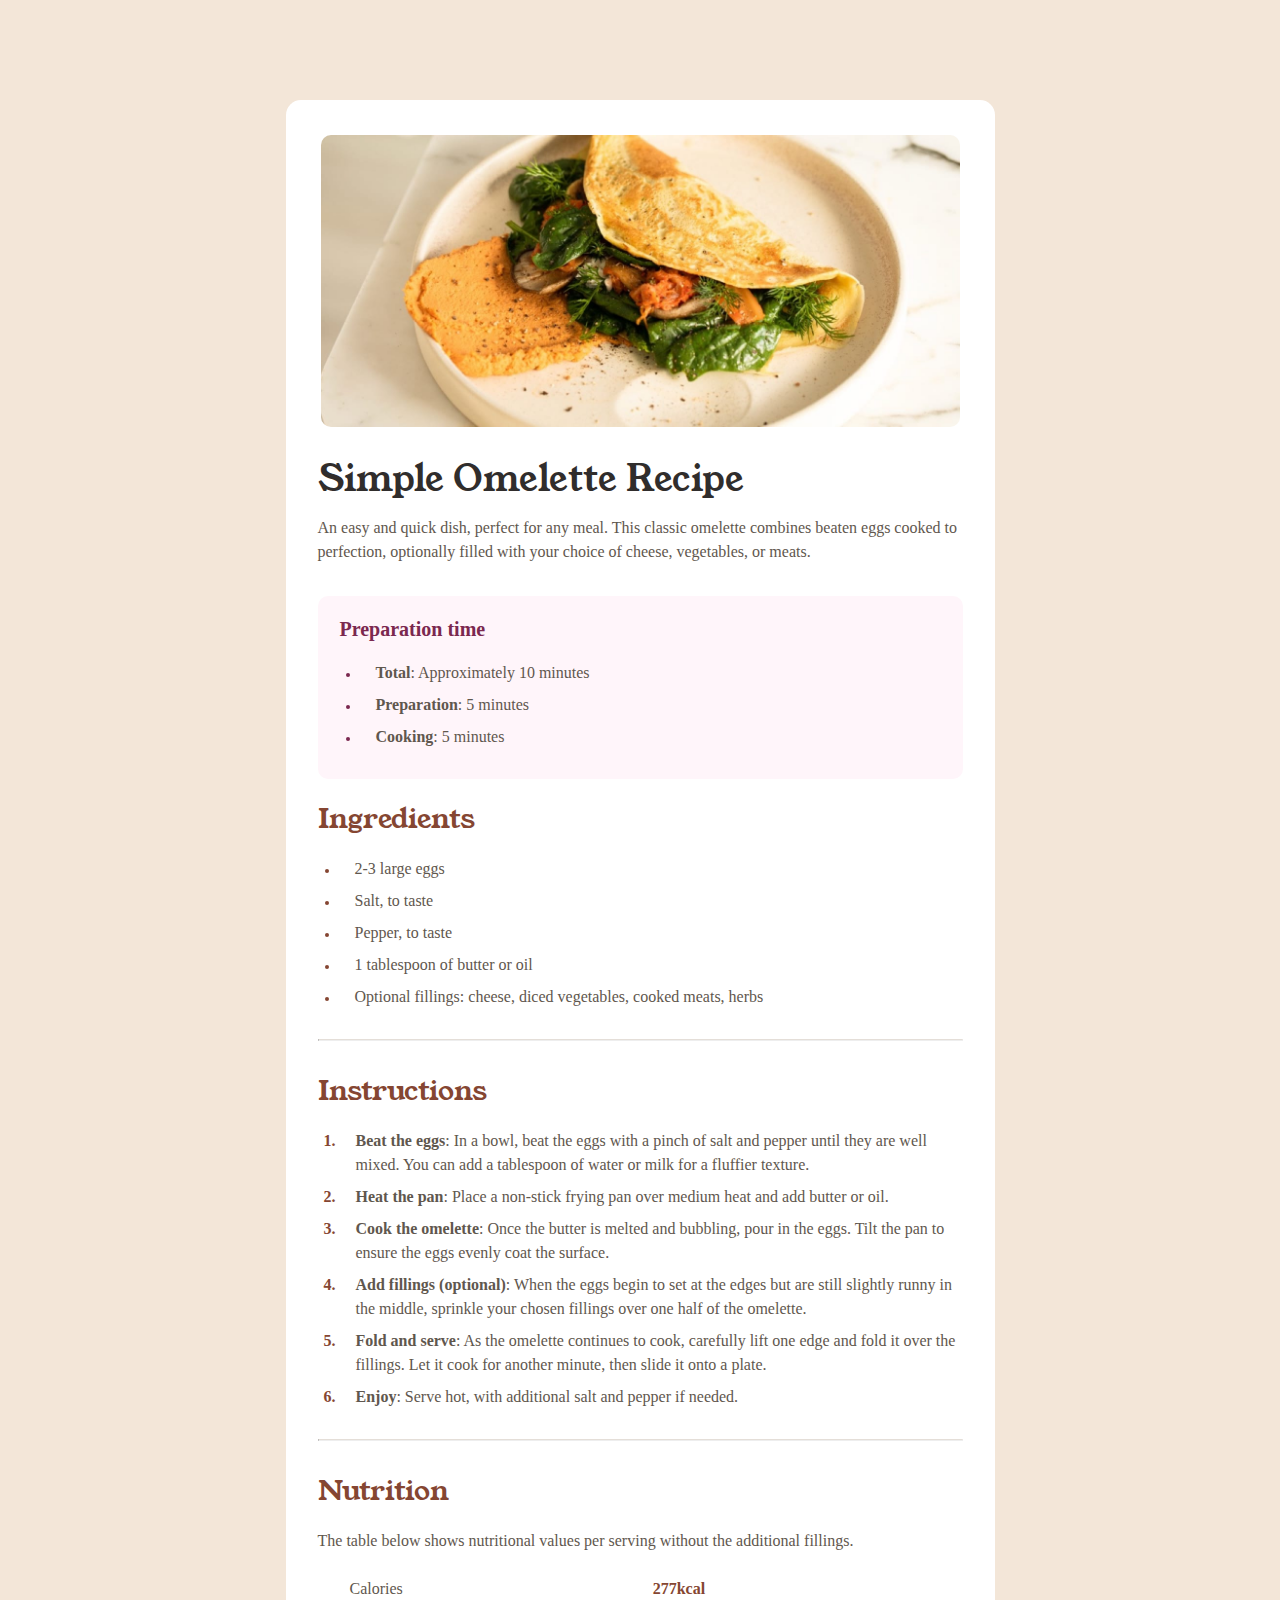
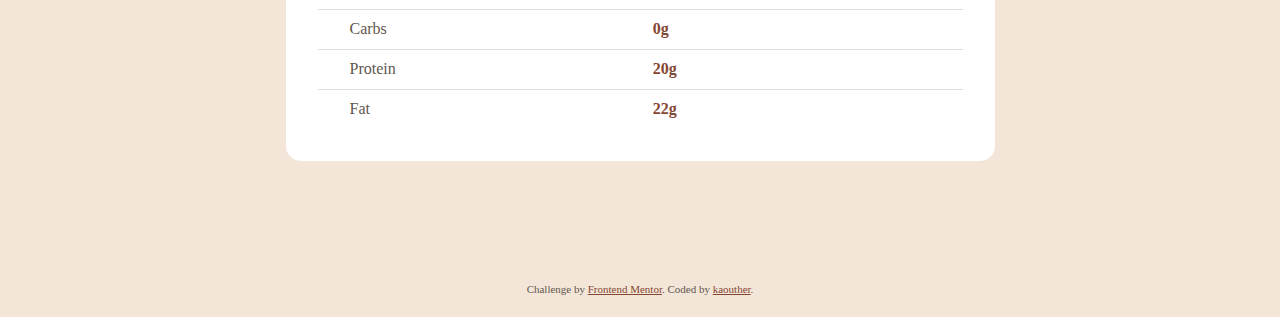
<file: index.html>
<!DOCTYPE html>
<html lang="en">
<head>
  <meta charset="UTF-8">
  <meta name="viewport" content="width=device-width, initial-scale=1.0">
  <link rel="stylesheet" href="https://fonts.google.com/share?selection.family=Young+Serif">
 
  <link href='https://fonts.googleapis.com/css?family=Young Serif' rel='stylesheet'>
  <link rel="icon" href="favicon-32x32.png" type="image/pnj">
  
  <link rel="stylesheet" href="stylere.css">
  
  <title>Frontend Mentor | Recipe page</title>

</head>
<body>
  <main class="card">
    <img src="image-omelette.jpeg" alt="omelette">

    <article class="content">
      <h1>Simple Omelette Recipe</h1>

      <p>An easy and quick dish, perfect for any meal. This classic omelette combines beaten eggs cooked 
      to perfection, optionally filled with your choice of cheese, vegetables, or meats.</p>

      <section class="prep-time">
        <h3>Preparation time</h3>
        <ul>
          <li><strong>Total</strong>: Approximately 10 minutes</li>
          <li><strong>Preparation</strong>: 5 minutes</li>
          <li><strong>Cooking</strong>: 5 minutes</li>
        </ul>
      </section>
    
      <section class="ingredients">
        <h2>Ingredients</h2>
        <ul>
          <li>2-3 large eggs</li>
          <li>Salt, to taste</li>
          <li>Pepper, to taste</li>
          <li>1 tablespoon of butter or oil</li>
          <li>Optional fillings: cheese, diced vegetables, cooked meats, herbs</li>
        </ul>
      </section>

      <hr>

      <section class="instructions">
        <h2>Instructions</h2>
        <ol>
          <li><strong>Beat the eggs</strong>: In a bowl, beat the eggs with a pinch of salt and pepper until they are well mixed. 
      You can add a tablespoon of water or milk for a fluffier texture.</li>
          <li><strong>Heat the pan</strong>: Place a non-stick frying pan over medium heat and add butter or oil.</li>
          <li><strong>Cook the omelette</strong>: Once the butter is melted and bubbling, pour in the eggs. Tilt the pan to ensure 
      the eggs evenly coat the surface.</li>
          <li><strong>Add fillings (optional)</strong>: When the eggs begin to set at the edges but are still slightly runny in the 
      middle, sprinkle your chosen fillings over one half of the omelette.</li>
          <li><strong>Fold and serve</strong>: As the omelette continues to cook, carefully lift one edge and fold it over the 
      fillings. Let it cook for another minute, then slide it onto a plate.</li>
          <li><strong>Enjoy</strong>: Serve hot, with additional salt and pepper if needed.</li>
        </ol>
      </section>

      <hr>

      <section class="nutrition">
        <h2>Nutrition</h2>
        <p>The table below shows nutritional values per serving without the additional fillings.</p>
        <table>
          <tr>
            <th>Calories</th>
            <td><strong>277kcal</strong></td>
          </tr>

          <tr>
            <th>Carbs</th>
            <td><strong>0g</strong></td>
          </tr>

          <tr>
            <th>Protein</th>
            <td><strong>20g</strong></td>
          </tr>
          
          <tr>
            <th>Fat</th>
            <td><strong>22g</strong></td>
          </tr>
        </table>
      </section>
    </article>
  </main>

  <div class="attribution">
    Challenge by <a href="https://www.frontendmentor.io/challenges/recipe-page-KiTsR8QQKm" target="_blank">Frontend Mentor</a>. 
    Coded by <a href="https://www.frontendmentor.io/profile/Kawatarrzem" target="_blank">kaouther</a>.
  </div>
</body>
</html>
</file>
<file: stylere.css>
* {
    padding: 0;
    margin: 0;
  }
  
  body {
    font-size: 62.5%;
  }
  
  img {
    width: 100%;
    height: auto;
  }
  
  .card {
    background-color: hsl(0, 0%, 100%);
    max-width: 70.9em;
  }
  
  .content {
    padding: 3.2em;
  }
  
  hr {
    border-top: 0.1em solid hsl(30, 18%, 87%);
    margin: 3em 0 3em 0;
  }
  
  h1 {
    font-family: 'Young Serif';
    font-weight: 400;
    font-size: 3.6em;
    color: hsl(24, 5%, 18%);
    line-height: 1;
  }
  
  h2 {
    font-family: 'Young Serif';
    font-weight: 400;
    font-size: 2.8em;
    color: hsl(14, 45%, 36%);
  }
  
  h3 {
    font-family: outfit;
    font-weight: 700;
    font-size: 2em;
    color: hsl(332, 51%, 32%);
  }
  
  h1, h2, h3 {
    margin-bottom: 1.2rem;
  }
  
  p {
    margin-bottom: 2em;
    line-height: 150%;
  }
  
  p, li, th, td {
    font-family: outfit;
    font-weight: 400;
    font-size: 16px;
    color: hsl(30, 10%, 34%);
  }
  p strong, li strong, th strong, td strong {
    font-weight: 700;
  }
  
  .prep-time {
    background-color: hsl(330, 100%, 98%);
    border-radius: 1em;
    padding: 2.2em;
    margin-bottom: 2em;
  }
  .prep-time ul {
    padding: 0 2em 0 2em;
  }
  .prep-time ul li {
    padding-left: 1em;
    line-height: 150%;
    margin-bottom: 0.5em;
  }
  .prep-time ul ::marker {
    color: hsl(332, 51%, 32%);
    font-size: 0.8em;
  }
  
  .ingredients ul {
    padding: 0 2em 0 2.1em;
  }
  .ingredients ul li {
    padding-left: 1em;
    line-height: 150%;
    margin-bottom: 0.5em;
  }
  .ingredients ul ::marker {
    color: hsl(14, 45%, 36%);
    font-size: 0.8em;
  }
  
  .instructions ol {
    padding-left: 2.2em;
  }
  .instructions ol li {
    padding-left: 1em;
    line-height: 150%;
    margin-bottom: 0.5em;
  }
  .instructions ol ::marker {
    color: hsl(14, 45%, 36%);
    font-size: 16px;
    font-weight: 700;
  }
  
  .nutrition p {
    margin-bottom: 1em;
  }
  .nutrition table {
    width: 100%;
    border-collapse: collapse;
  }
  .nutrition tr {
    height: 4em;
  }
  .nutrition tr:not(:last-child) {
    border-bottom: 0.1em solid hsl(30, 18%, 87%);
  }
  .nutrition th, .nutrition td {
    text-align: left;
    padding-left: 2em;
  }
  .nutrition th {
    width: 47%;
  }
  .nutrition td {
    color: hsl(14, 45%, 36%);
  }
  
  .attribution {
    font-family: outfit;
    font-weight: 400;
    font-size: 1.1em;
    color: hsl(30, 10%, 34%);
    text-align: center;
    padding: 2em;
    background-color: hsl(30, 54%, 90%);
  }
  .attribution a {
    color: hsl(14, 45%, 36%);
  }

  @media only screen and (min-width: 700px) {
    body {
      background-color: hsl(30, 54%, 90%);
      display: flex;
      flex-direction: column;
      align-items: center;
      justify-content: center;
    }
    .card {
      border-radius: 1.5em;
      margin: 10em;
      min-width: 32rem;
    }
    img {
      border-radius: 1em;
      width: calc(100% - 7em);
      margin: 3.5em 3.5em 0 3.5em;
    }
}
</file>
